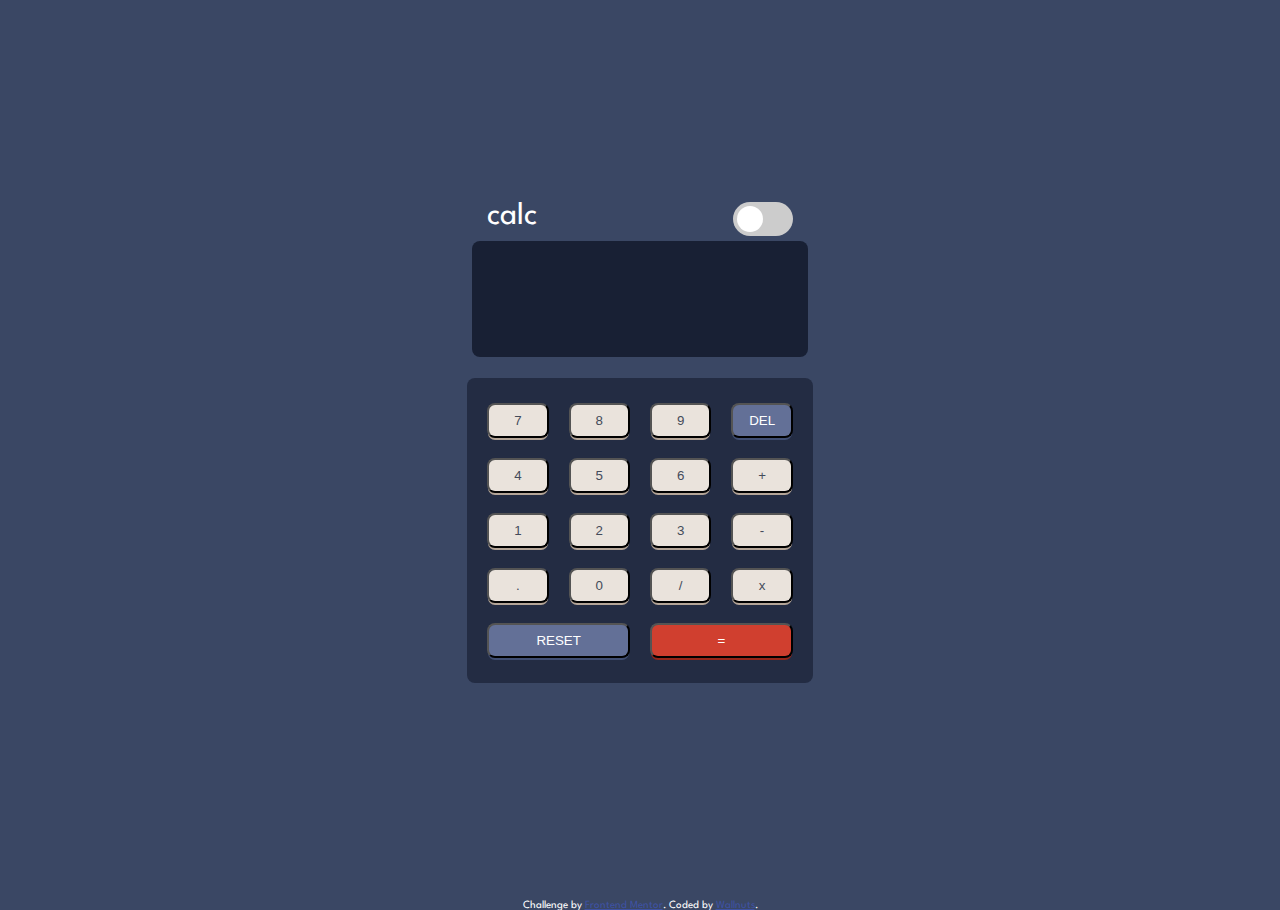
<file: calculator-app-main/index.html>
<!DOCTYPE html>
<html lang="en">
<head>
  <meta charset="UTF-8">
  <meta name="viewport" content="width=device-width, initial-scale=1.0"> <!-- displays site properly based on user's device -->

  <link rel="icon" type="image/png" sizes="32x32" href="./images/favicon-32x32.png">
  <link rel="stylesheet" href="style.css">
  <link rel="preconnect" href="https://fonts.googleapis.com">
  <link rel="preconnect" href="https://fonts.gstatic.com" crossorigin>
  <link href="https://fonts.googleapis.com/css2?family=Spartan:wght@600&display=swap" rel="stylesheet">
  <title>Frontend Mentor | Calculator app</title>

  <!-- Feel free to remove these styles or customise in your own stylesheet 👍 -->
  <style>
    .attribution { font-size: 11px; text-align: center; }
    .attribution a { color: hsl(228, 45%, 44%); }
  </style>
</head>
<body>
  <div class="join-container">
    <div class="brand-and-theme">
      <div class="brand">calc</div>
      <div class="switch-theme-container">
        <label class="theme-slider" for="checkbox">
					<input type="checkbox" id="checkbox" />
					<div class="round slider"></div>
				</label>
      </div>
    </div>
    <div class="display">
      <div id="previous-operand" class="display-container"></div>
      <div id="current-operand" class="display-container"></div>
    </div>
    <div id="calculator" class="calculation-component">
      <button data-number class="button" data-value="7">7</button>
      <button data-number class="button" data-value="8">8</button>
      <button data-number class="button" data-value="9">9</button>
      <button data-delete class="button blue-key" data-value="DEL">DEL</button>
      <button data-number class="button" data-value="4">4</button>
      <button data-number class="button" data-value="5">5</button>
      <button data-number class="button" data-value="6">6</button>
      <button data-operation class="button" data-value="+">+</button>
      <button data-number class="button" data-value="1">1</button>
      <button data-number class="button" data-value="2">2</button>
      <button data-number class="button" data-value="3">3</button>
      <button data-operation class="button" data-value="-">-</button>
      <button data-number class="button" data-value=".">.</button>
      <button data-number class="button" data-value="0">0</button>
      <button data-operation class="button" data-value="/">/</button>
      <button data-operation class="button" data-value="*">x</button>
      <button data-reset class="button blue-key" data-value="RESET">RESET</button>
      <button data-result class="button red-key" data-value="RESULT">=</button>
    </div>
  </div>
  <div   class="attribution">
    Challenge by <a href="https://www.frontendmentor.io?ref=challenge" target="_blank">Frontend Mentor</a>. 
    Coded by <a href="https://www.frontendmentor.io/profile/WallNutss">Wallnuts</a>.
  </div>
  <script src="calculator.js"></script>
  <script src="slider.js"></script>
</body>
</html>
</file>
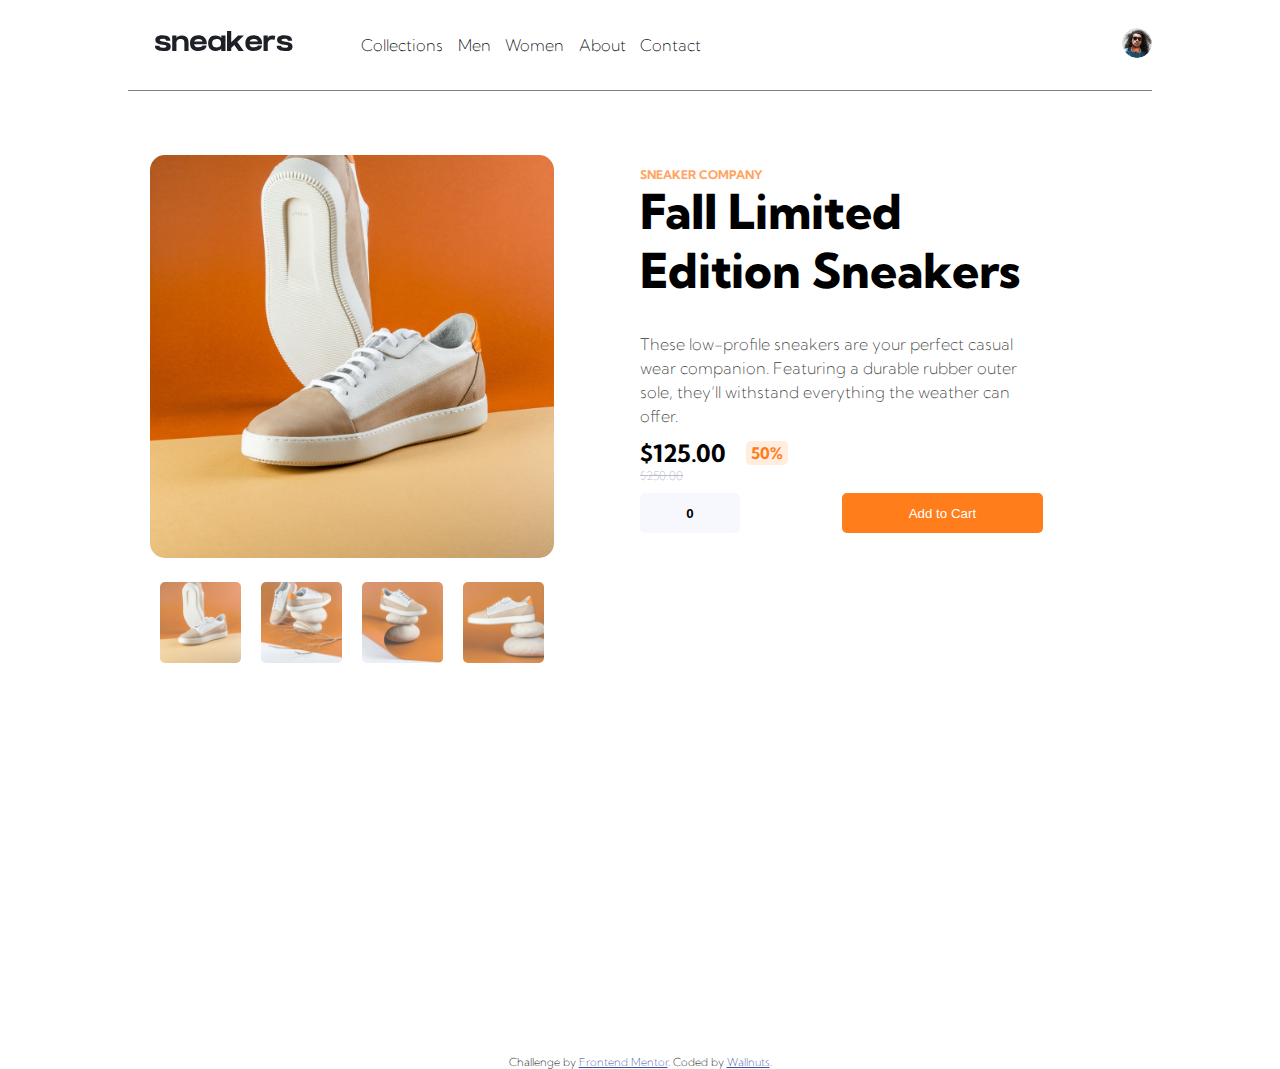
<file: ecommerce-product-page-main/index.html>
<!DOCTYPE html>
<html lang="en">
<head>
  <meta charset="UTF-8">
  <meta name="viewport" content="width=device-width, initial-scale=1.0"> <!-- displays site properly based on user's device -->

  <link rel="icon" type="image/png" sizes="32x32" href="./images/favicon-32x32.png">
  
  <title>Frontend Mentor | E-commerce product page</title>

  <!-- Feel free to remove these styles or customise in your own stylesheet 👍 -->
  <style>
    .attribution { font-size: 11px; text-align: center; }
    .attribution a { color: hsl(228, 45%, 44%); }
  </style>
  <!-- fontAweosum -->
  <link rel="stylesheet" href="https://use.fontawesome.com/releases/v5.7.2/css/all.css"
  integrity="sha384-fnmOCqbTlWIlj8LyTjo7mOUStjsKC4pOpQbqyi7RrhN7udi9RwhKkMHpvLbHG9Sr" crossorigin="anonymous">
  <link rel="preconnect" href="https://fonts.googleapis.com">
  <link rel="preconnect" href="https://fonts.gstatic.com" crossorigin>
  <link href="https://fonts.googleapis.com/css2?family=Kumbh+Sans&family=Outfit&display=swap" rel="stylesheet">
  <link rel="stylesheet" href="style.css">
  
</head>
<body>
  <div class="mobile-nav-menu hidden">
    <ul>
      <li>Collections</li>
      <li>Men</li>
      <li>Women</li>
      <li>About</li>
      <li>Contact</li>
    </ul>
  </div>
  <nav>
    <div class="nav-menu nav-item">
      <div class="menu-changer">
        <button class="burger-menu hidden"><i class="fa fa-bars"></i></button>
        <span><img src="./images/logo.svg" alt=""></span>
      </div>
      <ul>
        <li>Collections</li>
        <li>Men</li>
        <li>Women</li>
        <li>About</li>
        <li>Contact</li>
      </ul>
    </div>
    <div class="user-profile-cart nav-item">
      <div class="attr-items hidden"></div>
      <div>
        <button id="cart-icon"><i class="fa fa-shopping-cart"></i></button>
      <span><img src="./images/image-avatar.png" alt=""></span>
      </div>
    </div>
  </nav>
  <!-- Trigger/Open The Modal -->
  <!-- The Modal -->
  <div id="myModal" class="modal">
  <!-- Modal content -->
    <span class="close">&times;</span>
    <div class="modal-content">
      <section class="modal-carousel">
        <div class="modal-carousel-container">
          <div class="model-carousel-grid">
              <button id="prev">&lt;</button>
              <div class="card-container">
                <div class="card view">
                  <div class="card-img">
                    <img class="modal-img-big-preview" src="./images/image-product-1.jpg" alt="">
                  </div>
                </div>

                <div class="card">
                  <div class="card-img">
                    <img class="modal-img-big-preview" src="./images/image-product-2.jpg" alt="">
                  </div>
                </div>

                <div class="card">
                  <div class="card-img">
                    <img class="modal-img-big-preview" src="./images/image-product-3.jpg" alt="">
                  </div>
                </div>

                <div class="card">
                  <div class="card-img">
                    <img class="modal-img-big-preview" src="./images/image-product-4.jpg" alt="">
                  </div>
                </div>
              </div>
              <button id="next">&gt;</button>
          </div>
          <div class="modal-small-preview">
            <ul>
              <li><img class="modal-img-thumbnail active-thumbnail img-1-thumbnail" src="./images/image-product-1-thumbnail.jpg" alt=""></li>
              <li><img class="modal-img-thumbnail img-2-thumbnail" src="./images/image-product-2-thumbnail.jpg" alt=""></li>
              <li><img class="modal-img-thumbnail img-3-thumbnail" src="./images/image-product-3-thumbnail.jpg" alt=""></li>
              <li><img class="modal-img-thumbnail img-4-thumbnail" src="./images/image-product-4-thumbnail.jpg" alt=""></li>
  
            </ul>
          </div>
        </div>
      </section>
    </div>
</div>

  <div class="container">
    <div class="cart-section hidden">
      <div class="cart-title">
        <p>Cart</p>
      </div>
      <div class="No-Checkout">
        <p>Your Cart is Empty</p>
      </div>
      <div id="cart-container" class="cart-information">
        <div class="cart-capsule hidden">
          <div class="image-div">
            <img src="./images/image-product-1-thumbnail.jpg" alt="">
          </div>
          <div class="card-div">
            <p>Fall Limited Edition Sneakers</p>
            <p class="card-data-price"></p>
          </div>
          <button id="delete-button"><i class="fas fa-trash"></i></button>
          <button class="checkout">Checkout</button>
        </div>
      </div>
  
    </div>
    <div class="sections-container">
      <section class="carousel carousel-product">
        <div class="carousel-container">
          <div class="big-preview active-preview">
            <img class="img-big-preview" src="./images/image-product-1.jpg" alt="">
          </div>
          <div class="small-preview inactive-preview">
            <ul>
              <li><img class="img-thumbnail" src="./images/image-product-1-thumbnail.jpg" alt=""></li>
              <li><img class="img-thumbnail" src="./images/image-product-2-thumbnail.jpg" alt=""></li>
              <li><img class="img-thumbnail" src="./images/image-product-3-thumbnail.jpg" alt=""></li>
              <li><img class="img-thumbnail" src="./images/image-product-4-thumbnail.jpg" alt=""></li>
  
            </ul>
          </div>
        </div>
      </section>
    
      <section class="item-product">
        <div class="item-container">
          <div class="item-title">
            <h3>SNEAKER COMPANY</h3>
            <h1>Fall Limited Edition Sneakers</h1>
          </div>
          <div class="item-description">
            These low-profile sneakers are your perfect casual wear companion. Featuring a 
            durable rubber outer sole, they’ll withstand everything the weather can offer.
          </div>
          <div class="item-price">
            <p class="price-tag">$125.00</p>
            <span>50%</span>
          </div>
          <div class="original-price">
            $250.00
          </div>
          <div class="item-wanting">
            <div class="buttons">
              <div class="button-1">
                <button id="minus-item"><i class="fa fa-minus"></i></button>
                <input id="item-much" type="text" value="0" maxlength="2">
                <button id="plus-item"><i class="fa fa-plus"></i></button>
              </div>
  
              <div class="button-2">
                <button class="add-cart"><span><i class="fa fa-shopping-cart"></i></span> Add to Cart</button>
              </div>
            </div>
          </div>
        </div>
      </section>
    </div>
  </div>
  
  <div class="attribution">
    Challenge by <a href="https://www.frontendmentor.io?ref=challenge" target="_blank">Frontend Mentor</a>. 
    Coded by <a href="#">Wallnuts</a>.
  </div>
  <script src="app.js"></script>
  <script src="carousel.js"></script>
</body>
</html>
</file>
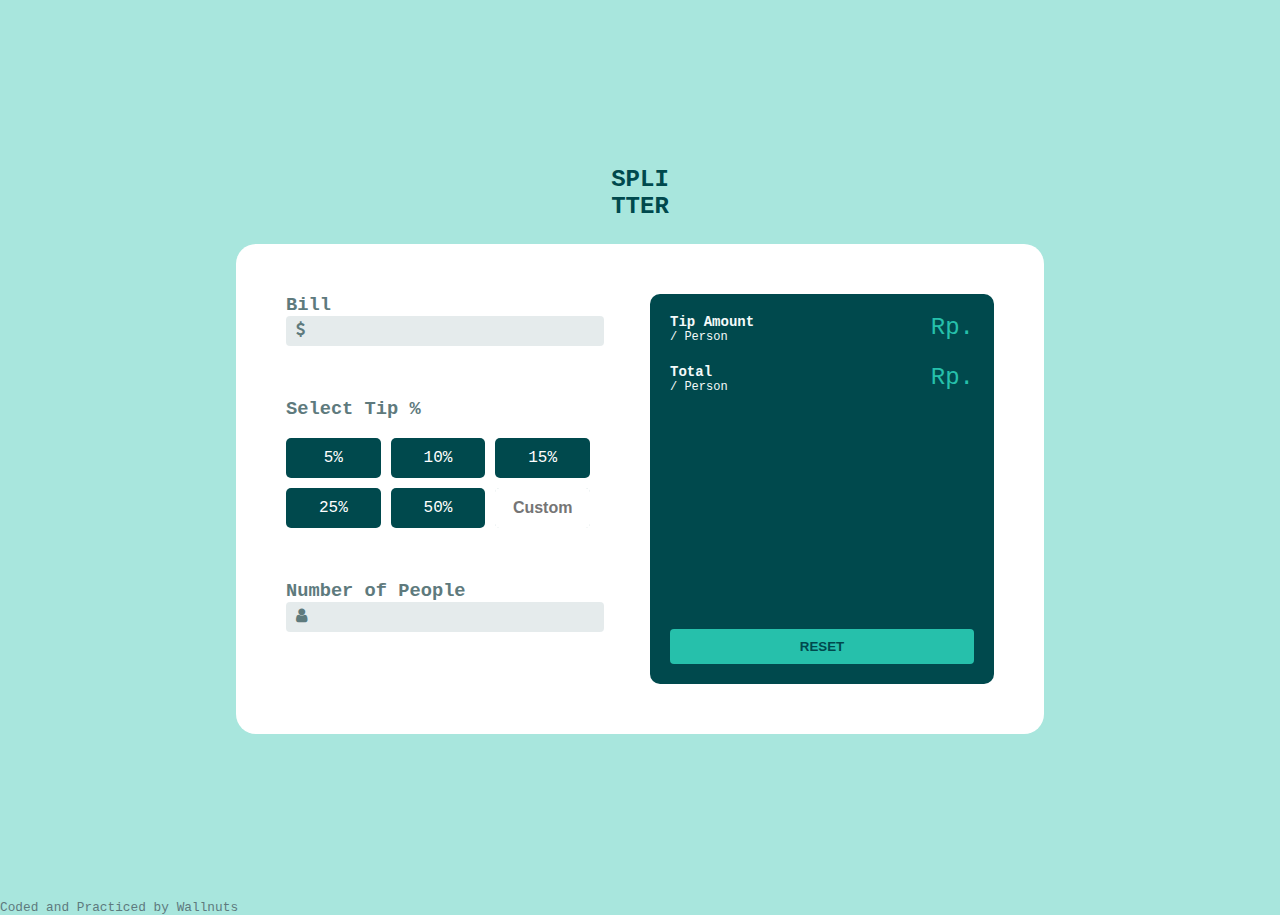
<file: tip-calculator-app-main/index.html>
<!DOCTYPE html>
<html lang="en">
<head>
  <meta charset="UTF-8">
  <meta name="viewport" content="width=device-width, initial-scale=1.0"> <!-- displays site properly based on user's device -->
  <link rel="icon" type="image/png" sizes="32x32" href="./images/favicon-32x32.png">
  <link rel="stylesheet" href="index.css">
  <link rel="stylesheet" href="https://cdnjs.cloudflare.com/ajax/libs/font-awesome/4.7.0/css/font-awesome.min.css">

  <title>Frontend Mentor | Tip calculator app</title>
  <!-- Feel free to remove these styles or customise in your own stylesheet 👍
  <style>
    .attribution { font-size: 11px; text-align: center; }
    .attribution a { color: hsl(228, 45%, 44%); }
  </style> -->
</head>
<body>
  <form id="main">
    <h1>SPLI<br>TTER</h1>
    <div id="container">
      <div class="bill">
        <div class="money">
          <h3>Bill</h3>
          <div>
            <i class="fa fa-dollar icon"></i>
            <input type="text" id="input-price">
          </div>
        </div>
        <div class="tip">
          <h3>Select Tip %</h3>
          <br>
          <div class="tip-select">
            <div value="5">5%</div>
            <div value="10">10%</div>
            <div value="15">15%</div>
            <div value="25">25%</div>
            <div value="50">50%</div>

            <div ><input id="custom-tip" type="text" placeholder="Custom"></div>
          </div>
        </div>
        <div class="people">
          <h3>Number of People</h3>
          <span class="span-warning" style="color: red; font-size: 8px;">People Can't be Zero</span>
          <div>
            <i class="fa fa-user icon"></i>
            <input type="text" id="num-of-people">
          </div>
        </div>
      </div>
      <div class="result">
        <div class="contaner">
          <div class="tip-amount">
            <div>
              <h3>Tip Amount</h3>
              <p>/ Person</p>
            </div>
            <p class="dollar" id="tip-total-amount">Rp. </p>
          </div>
          <div class="total">
            <div>
              <h3>Total</h3>
              <p>/ Person</p>
            </div>
            <p class="dollar total-amount">Rp. </p>
          </div>
        </div>
        <button onclick="Reset()">RESET</button>
      </div>
    </div>
  </form>
  <div class="attribution">
    Coded and Practiced by Wallnuts
  </div>
  <script src="index.js"></script>
</body>
</html>
</file>
<file: calculator-app-main/style.css>
:root {
    /*Theme 1*/
    --color:white;
    --screen-background: hsl(224, 36%, 15%);
    --background-color: hsl(222, 26%, 31%);
	--text-color-EXbutton: hsl(0, 0, 100%);
    --text-color:hsl(221, 14%, 31%);
    --button-container-theme : hsl(223, 31%, 20%);
	--button-color:hsl(30, 25%, 89%);
    --button-color-shadow:hsl(28, 16%, 65%);
    --resetdel-color:hsl(225, 21%, 49%);
    --resetdel-color-shadow:hsl(224, 28%, 35%);
    --result-color:hsl(6, 63%, 50%);
    --result-color-shadow:hsl(6, 70%, 34%);
}

[theme="theme-2"] {
    --color:hsl(60, 10%, 19%);
    --background-color: hsl(0, 0%, 90%);
    --screen-background: hsl(0, 0%, 93%);
    --button-container-theme : hsl(0, 5%, 81%);
    --text-color:hsl(60, 10%, 19%);
	--text-color-EXbutton: hsl(0, 0, 100%);
	--button-color:hsl(45, 7%, 89%);
    --button-color-shadow:hsl(35, 11%, 61%);
    --resetdel-color:hsl(185, 42%, 37%);
    --resetdel-color-shadow:hsl(185, 58%, 25%);
    --result-color:hsl(25, 98%, 40%);
    --result-color-shadow:hsl(25, 99%, 27%);
}

body{
    margin: 0 auto;
    font-family:'Spartan',Arial, Helvetica, sans-serif;
    font-size: 32px;
    min-height: 100vh;
    background-color: var(--background-color);
    color:var(--color);
}
.join-container {
    min-height: 100vh;
    width: 27%;
    margin: 0 auto;
    display: flex;
    flex-direction: column;
    justify-content: center;
}

.display-container{
    height: 50%;
    display: flex;
    justify-content: flex-end;
    align-items: center;
    margin: 5px;
}
#current-operand{
    font-weight: 100;
    font-size: 24px;
}
.display{
    background-color: var(--screen-background);
    border-radius: 8px;
    text-align: right;
    margin: 5px;
    padding: 8px;
    height: 100px;
}
.calculation-component{
    display: grid;
    grid-template-columns: repeat(4, 1fr);
    gap: 20px;
    margin: 0.5em 0;
    text-align: center;
    background-color: var(--button-container-theme);
    padding: 25px 20px;
    border-radius: 8px;
}

.calculation-component button{
    background-color: var(--button-color);
    color: var(--text-color);
    padding:8px;
    border-radius: 8px;
    box-shadow: 0px 3px 0px -1px var(--button-color-shadow);
    cursor: pointer;
    display: flex;
    justify-content: center;
    align-items: center;
}
.calculation-component :nth-child(17){
    grid-column: 1/3;
    grid-row: 5;
}
.calculation-component :nth-child(18){
    grid-column: 3/5;
    grid-row: 5;
}
.calculation-component .blue-key{
    background-color: var(--resetdel-color);
    box-shadow: 0px 3px 0px -1px var(--resetdel-color-shadow);
    color: var(--text-color-EXbutton);
}

.calculation-component .red-key{
    background-color: var(--result-color);
    box-shadow: 0px 3px 0px -1px var(--result-color-shadow);
    color: var(--text-color-EXbutton);
}


/*Slider Styling*/
.brand-and-theme{
    display: flex;
    justify-content: space-between;
    margin: 0 20px;
}
.switch-theme-container{
    display: flex;
    align-items: center;
}

.theme-slider {
	display: inline-block;
	height: 34px;
	position: relative;
	width: 60px;
}
.theme-slider input {
	display: none;
}

.slider {
	background-color: #ccc;
	bottom: 0;
	cursor: pointer;
	left: 0;
	position: absolute;
	right: 0;
	top: 0;
	transition: .4s;
}

.slider:before {
	background-color: #fff;
	bottom: 4px;
	content: "";
	height: 26px;
	left: 4px;
	position: absolute;
	transition: .4s;
	width: 26px;
}
input:checked+.slider {
	background-color: #66bb6a;
}

input:checked+.slider:before {
	transform: translateX(26px);
}

.slider.round {
	border-radius: 34px;
}

.slider.round:before {
	border-radius: 50%;
}

@media only screen and (max-width: 900px) {
    .join-container {
        min-height: 100vh;
        width: 40%;
    }
  }

@media only screen and (max-width: 600px) {
    .join-container {
        min-height: 100vh;
        width: 60%;
    }
}

@media only screen and (max-width: 400px) {
    .join-container {
        min-height: 100vh;
        width: 90%;
    }
}
</file>
<file: ecommerce-product-page-main/style.css>
:root{
    --background-color:hsl(0,0%,100%);
    --text-color-orange:hsl(26, 100%, 55%);
    --text-color-orange-pale:hsl(25, 100%, 94%);
}

body{
    margin: 0;
    padding: 0;
    font-size: 16px;
    font-weight: 200;
    font-family: 'Kumbh Sans', sans-serif;
    z-index: 1;
    position: relative;
    height: 100vh;
}
nav{
    height: 10vh;
    display: flex;
    justify-content: space-between;
    align-items: center;
    width: 80%;
    margin: 0 auto;
    border-bottom: 0.5px solid grey;
}
.container{
    height: 100vh;
}
.nav-item{
    display: flex;
}
.nav-menu{
    width: 60%;
    display: flex;
    justify-content: space-around;
}
.nav-menu ul li{
    list-style: none;
    margin: 0;
    padding: 0;
    height: 10vh;
    line-height: 10vh;
}
.nav-menu span{
    line-height: 10vh;
}
.nav-menu ul{
    margin: 0;
    padding: 0;
    display: flex;
    width: 60%;
    justify-content: space-evenly;
}
.nav-menu ul li:hover{
    border-bottom: 3px solid var(--text-color-orange);
    border-radius: 0 0 3px 3px;
}

.user-profile-cart{
    width: 30%;
    justify-content: flex-end;
    gap: 20px;
    align-items: center;
    position: relative;
}

.user-profile-cart span:nth-child(2) img{
    height: 30px;
    border-radius: 50% ;
    cursor: pointer;
}
.user-profile-cart div:nth-child(2){
    display: flex;
    align-items: center;
    gap: 10px;
}
.cart-icons{
    position: relative;
}
.attr-items{
    position: absolute;
    background-color: var(--text-color-orange);
    top: 0;
    right: 40px;
    color: white;
	height: 12px;
	width: 12px;
    border-radius: 50%;
    font-size: 10px;
    text-align: center;
}
.user-profile-cart span:nth-child(2) img:hover{
    border: 2px solid var(--text-color-orange);
}
.user-profile-cart #cart-icon{
    cursor: pointer;
    background-color: transparent;
    border: none;
}

.sections-container{
    height: 85vh;
    width: 90%;
    margin: 0 auto;
    margin-top: 5%;
    display: grid;
    grid-template-columns: 1fr 1fr;
}
.item-product{
    z-index: 3;
}
.item-container{
    width: 70%;
    height: 100%;
}
.sections-container .item-product h3{
    color: var(--text-color-orange);
    font-size: 12px;
    opacity: 0.7;
    margin-bottom: 0;
}
.sections-container .item-product h1{
    margin-top: 0;
    font-size: 48px;
    font-weight: 800;
}
.sections-container .item-product .item-description{
    opacity: 0.8;
    line-height: 1.5;
}
.sections-container .item-product .item-price{
    margin:  10px 0 0 0;
    display: flex;
    align-items: center;
    gap: 20px;
}
.sections-container .item-product .item-price p{
    font-weight: bold;
    font-size: 24px;
    margin: 0;
}
.sections-container .item-product .item-price span{
    background-color: var(--text-color-orange-pale);
    color: var(--text-color-orange);
    font-weight: bold;
    margin: 0;
    padding: 2px 5px;
    border-radius: 5px;
}
.sections-container .item-product .original-price{
    color: hsl(220, 14%, 75%);
    font-size: 12px;
    text-decoration:line-through;
    margin-bottom: 10px;
}
.item-wanting .buttons .button-1{
    display: flex;
    align-items: center;
    background-color: hsl(0, 0%, 94%);
    width:auto;
    height: 40px;
    border-radius: 5px;
}

.item-wanting .buttons{
    display: flex;
    align-items: center;
    justify-content: space-between;
    background-color: transparent;
}


.item-wanting .buttons input{
    width: 20px;
    outline: none;
    text-align: center;
    border: none;
    background-color: transparent;
    font-weight: bold;
}
.item-wanting .buttons .button-1 button{
    width: 50px;
    border: none;
    background-color: transparent;
    cursor: pointer;
}
.item-wanting .buttons .button-1{
    width: 100px;
    border: none;
    background-color: hsl(223, 64%, 98%);
    cursor: pointer;
}
.item-wanting .buttons .button-2{
    height: 40px;
    width: 50%;
}
.item-wanting .buttons .button-2 button{
    width: 100%;
    height: 40px;
    border: none;
    background-color: var(--text-color-orange);
    border-radius: 5px;
    color: white;
    cursor: pointer;
    line-height: 40px;
}

.item-wanting .buttons .button-2 #M12{
    fill: white;
}

/* Hidden Layers for Button*/
.cart-section{
    height: 25%;
    background-color: white;
    position: absolute;
    top: 12vh;
    right: 10%;
    z-index: 20;
    display: flex;
    flex-direction: column;
    align-items: center;
    width: 20%;
    box-shadow: 6px 7px 32px -19px rgba(0,0,0,0.75);
    border-radius: 10px;
    padding: 20px 0;
}
.cart-section img{
    height: 30px;
    border-radius: 5px;
}
.cart-section .cart-title{
    width: 100%;
    border-bottom: 1px solid grey;
    margin-bottom: 1em;
}
.cart-section .cart-title p{
    margin-left: 1em;
}

/* Realization*/
#cart-container{
    width: 100%;
    display: flex;
    justify-content: center;

}
.cart-capsule{
    width: 85%;
    height:25%;
    display: grid;
    grid-template-columns: 0.3fr 1.5fr 0.2fr;
    column-gap: 3%;
}
.cart-capsule p{
    font-size: 11px;
    margin: 0;
    line-height: 1.5;
}
.cart-capsule button{
    cursor: pointer;
    background-color:transparent;
    border: none;
}
.cart-capsule button i{
    color: grey;
}

.cart-capsule .checkout{
    margin-top: 10px;
    padding: 15px 10px;
    background-color: var(--text-color-orange);
    grid-column: 1/4;
    border-radius: 10px;
    color: white;
}
.No-Checkout{
    opacity: 0.6;
    width: 100%;
    height: 100%;
    display: flex;
    justify-content: center;
    align-items: center;
}

/* Hidden Layers for Button*/
.hidden{
   display: none;
}

/*Carousel */
.carousel-container{
    display: grid;
    justify-content: center;
    width: 70%;
    margin: 0 auto;
}
.carousel-container .big-preview{
    width: 100%;
}
.carousel-container .big-preview img{
    width: 100%;
    border-radius: 15px;
    cursor: pointer;
}
.carousel-container .small-preview ul li{
    text-align: center;
    list-style: none;
    margin: 0;
    padding: 0;
}
.carousel-container .small-preview ul{
    display: grid;
    padding: 0;
    margin: 0;
    grid-template-columns: 1fr 1fr 1fr 1fr;

}
.carousel-container .small-preview{
    margin-top: 5%;
    display: grid;
    width: 100%;
}
.carousel-container .small-preview ul li img{
    width: 80%;
    border-radius: 5px;
    opacity: 0.7;
    cursor: pointer;
}


/*  Modal and Carousel*/
/* The Modal (background) */
.modal {
    display: none; /* Hidden by default */
    position: fixed; /* Stay in place */
    z-index: 10; /* Sit on top */
    left: 0;
    top: 0;
    width: 100%; /* Full width */
    height: 100%; /* Full height */
    overflow: auto; /* Enable scroll if needed */
    background-color: rgb(0,0,0); /* Fallback color */
    background-color: rgba(0,0,0,0.4); /* Black w/ opacity */
  }
  
  /* Modal Content/Box */
  .modal-content {
    margin: 3% auto; /* 15% from the top and centered */
    padding: 20px;
    width: 80%; /* Could be more or less, depending on screen size */
    height: 90vh;
  }
  
  /* The Close Button */
  .close {
    position: absolute;
    right: 8%;
    top: 1%;
    color: white;
    float: right;
    font-size: 28px;
    font-weight: bold;
  }
  
  .close:hover,
  .close:focus {
    color: red;
    text-decoration: none;
    cursor: pointer;
  }

  /* Inside Carousel*/
.modal-carousel{
    height: 100%;
}
.modal-carousel-container{
    display: grid;
    justify-content: center;
    width: 70%;
    margin: 0 auto;
    height: 100%;
}
.modal-carousel-container .modal-big-preview{
    width: 80%;
    margin: 0 auto;
    margin-bottom: 10%;
}
.modal-carousel-container .modal-big-preview img{
    width: 100%;
    border-radius: 15px;
    cursor: pointer;
}
.modal-carousel-container .modal-small-preview ul li{
    text-align: center;
    list-style: none;
    margin: 0;
    padding: 0;
}
.modal-carousel-container .modal-small-preview ul{
    display: grid;
    padding: 0;
    margin: 0;
    grid-template-columns: 1fr 1fr 1fr 1fr;

}
.modal-carousel-container .modal-small-preview{
    display: flex;
    width: 60%;
    margin: 0 auto;
    align-items: center;
    align-items: flex-end;

}
.modal-carousel-container .modal-small-preview ul li img{
    width: 80%;
    border-radius: 5px;
    cursor: pointer;
}
/*Modal and Carousle*/

.modal-carousel-grid{
    height: 100%;
    position: relative;
}
#prev{
    z-index: 13;
    background-color: white;
    border-radius: 50%;
    font-size: 24px;
    color: grey;
    border: none;
    position: absolute;
    top: 30%;
    left: 32%;
}
#next{
    z-index: 13;
    background-color: white;
    border: none;
    border-radius: 50%;
    font-size: 24px;
    color: grey;
    position: absolute;
    top: 30%;
    right: 32%;
}
.card-container{
    position: relative;
}
.card {
	/* other
	   styles */
	opacity: 0;
	pointer-events: none;
	width: 100%;
	position: absolute;
	margin-bottom: 10%;
    left: 50%;
    transform: translateX(-50%);
  }

.card-img{
	width: 60%;
    margin: 0 auto;

}
.card-img img{
    width: 100%;
    border-radius: 5%;
}
.view { /* when the card contains .view */
	opacity: 1;
	pointer-events: all;
}
.modal-img-thumbnail{
    color: white;
    background-color: grey;
    filter: blur(1px);
}
.active-thumbnail{
    border: 2px solid var(--text-color-orange);
    filter: blur(0);
}
.mobile-nav-menu{
    z-index: 18;
    position: absolute;
    height: 100vh;
    background-color: white;
    width: 50%;
    transform: translateX(-100%);
    transition: transform 0.5s ease-in;
}
.mobile-nav-menu ul li{
    list-style: none;
    margin: 0;
    padding: 0;
    font-weight: bold;
}
.mobile-nav-menu ul{
    display: grid;
    margin: 0;
    padding: 0;
    height: 20%;
    justify-content: flex-start;
    width: 90%;
    margin-top: 10vh;
    margin-left: 5vh;

}
.open {
    transform: translateX(0%);
}

@keyframes navLinkFade{
    from {
        opacity: 0;
        transform: translateX(50px);
    }
    to {
        opacity: 1;
        transform: translateX(0px);
    }
}

@media screen and (max-width: 900px){
    .nav-menu{
        width: 70%;
        display: flex;
        justify-content: space-around;
    }
    .modal-carousel-container .modal-small-preview{
        display: flex;
        width: 60%;
        margin: 0 auto;
        align-items: center;
        align-items: center;
    
    }
}

@media screen and (max-width: 840px){
    nav{
        width: 90%;
    }
    .nav-menu{
        width: 80%;
        display: flex;
        justify-content: space-around;
    }
    .cart-section{
        right: 5%;
        z-index: 20;
        width: 30%;
        height: 30%;
    }
    .modal-carousel-container .modal-small-preview{
        padding-top: 20%;
        display: flex;
        width: 60%;
        margin: 0 auto;
        align-items:baseline
    
    }
}

@media screen and (max-width: 630px){
    body{
        height: 160vh;
    }
    .nav-menu ul{
        display: none;
    }
    .nav-menu{
        justify-content: flex-start;
    }
    .container{
        height: 100%;
    }
    .cart-section{
        right: 5%;
        z-index: 20;
        width: 90%;
        height: 30%;
    }
    .cart-title{
        margin-bottom: 10px;
    }
    .cart-title p{
        margin-top: 0;
    }
    .sections-container{
       display: grid;
       grid-template-columns: 1fr;
       justify-content: center;
       align-items: center;
       width: 100%;
    }
    .item-product{
        margin-top: 1vh;
        grid-template-columns: 1fr;
        align-items: center;
        justify-content: center;
    }
    .item-container{
        grid-template-columns: 1fr;
        align-items: center;
        justify-content: center;
        margin: 0 auto;
        width: 80%;
    }
    #myModal{
        display: none;
    }
    .modal-carousel-container{
       display: none;
    
    }
    .img-big-preview{
        cursor: none;
        pointer-events: none;
    }
    .item-wanting .buttons{
        grid-template-columns: 1fr;
        width: 100%;
        display: grid;
        justify-content: center;
        align-items: center;
    }
    .item-wanting .buttons .button-1{
        display: flex;
        justify-content: space-around;
        margin-bottom: 10px;
    }
    .item-wanting .buttons .button-2,.item-wanting .buttons .button-1{
        width: 100%;
    }
    .burger-menu{
        position: relative;
        z-index: 21;
        display: block;
        background-color: transparent;
        border: none;
        color: var(--text-color-orange);
        font-size: 24px;
        cursor: pointer;
    }
    .menu-changer{
        display: flex;
        width: 100%;
        gap: 20px;
    }
}
</file>
<file: tip-calculator-app-main/index.css>
:root{
    --Very_dark_cyan: hsl(183, 100%, 15%);
    --Dark_grayish_cyan: hsl(186, 14%, 43%);
    --Dark_grayish_less_cyan: hsl(184, 14%, 56%, .2);
    --Light_grayish_cyan: hsl(185, 41%, 84%);
    --Light_grayish_cyan: hsl(189, 41%, 97%);
    --Strong_cyan: hsl(172, 67%, 45%, 0.4);
    --White: hsl(0, 0%, 100%);
}
@import url('https://fonts.googleapis.com/css2?family=Space+Mono&display=swap');

*{
    margin: 0;
    padding: 0;
}
body{
    margin: 0;
    padding: 0;
    background-color: var(--Strong_cyan);
    font-family: 'Space Mono', monospace;
    color: var(--Dark_grayish_cyan);
    font-size: 1.5rem;
}

#main{
    width: 60%;
    height: 100vh;
    display: flex;
    flex-direction: column;
    margin: 0 auto;
    justify-content: center;
    align-items: center;
}
#main h1{
    font-size: 1.5rem;
    margin-bottom: 24px;
    color: var(--Very_dark_cyan);
}
#main #container{
    display: flex;
    width: 100%;
    height: 50vh;
    justify-content: space-between;
    background-color: white;
    padding: 20px;
    border-radius: 20px;
}
#main #container > div{
    width: 50%;
    margin: 30px;
}
.bill{
  font-size: 16px;
  display: grid;
  grid-template-columns: 1fr;

}

.bill input{
    border: none;
    width: 100%;
    height: 30px;
    padding:0 7px;
    text-align: right;
    background-color: var(--Dark_grayish_less_cyan);
    color: var(--Very_dark_cyan);
    font-weight: 700;
    font-size: 24px;
    border-radius: 4px;
    outline-color: hsl(172, 67%, 45%);
}
.bill .money div{
    position: relative;
}
.bill .people div{
    position: relative;
}
.icon{
    position: absolute;
    padding: 5px 10px;
    font-size: 1.2em;
}
.bill .tip .tip-select{
    width: 100%;
    display: grid;
    grid-template-columns: 1.5fr 1.5fr 1.5fr;
    gap: 10px;
   
}
.bill .tip .tip-select div{
    background-color: var(--Very_dark_cyan);
    color: white;
    border: none;
    border-radius: 5px;
    cursor: pointer;
    height: 40px;
    text-align: center;
    line-height: 40px;
}

.bill .tip .tip-select > div:hover{
    background-color:hsl(172, 67%, 45%) ;
}
#custom-tip{
    background-color: white;
    color: var(--Very_dark_cyan);
    padding: 0;
    margin: 0;
    font-size: 1rem;
    height: 100%;
    text-align: center;
}
.result{
    background-color: var(--Very_dark_cyan);
    padding: 20px;
    border-radius: 10px;
    color: var(--Light_grayish_cyan);
    display: flex;
    flex-direction: column;
    justify-content: space-between;
}
.result .contaner > div{
    display: flex;
    justify-content: space-between;
    font-size: 12px;
    margin-bottom: 20px;
}
.result .dollar{
    font-size: 24px;
    color:hsl(172, 67%, 45%) ;
}
.bill .tip .tip-select .active{
    background-color: hsl(172, 67%, 45%);
}
.span-warning{
    display: none;
}
.warning{
    display: block;
}
.result button{
    background-color: hsl(172, 67%, 45%);
    color: var(--Very_dark_cyan);
    padding: 10px 0;
    border: none;
    border-radius: 4px;
    font-weight: 700;
}
.attribution{
    font-size: .8rem;
    
}
@media only screen and (max-width:900px) {
    body {
      background-color: lightblue;
      overflow-x: hidden;
    }
    
    #main{
        width: 100%;
        height: 120vh;
        display: flex;
        margin: 0 auto;
        justify-content: center;
        align-items: center;
    }
    #custom-tip{
        border: none;
    }
    #main h1{
        margin-top: 20px;
    }
    #main .bill{
        background-color: var(--Light_grayish_cyan);
        padding: 50px;

    }
    #main #container{
        display: flex;
        flex-direction: column;
        align-items: center;
        height: 100%;
        border-radius: 50px 50px 0 0;
        overflow-x: hidden;
    }
    #main #container .bill > div{
        margin-bottom: 20px;
    }
    .result{
        margin-bottom: 20px;
        padding: 50px;
    }
  }

  @media only screen and (max-width:550px){
    .bill .tip .tip-select{
        width: 100%;
        display: grid;
        grid-template-columns: 1fr 1fr;
        gap: 10px;
       
    }
  }
</file>
